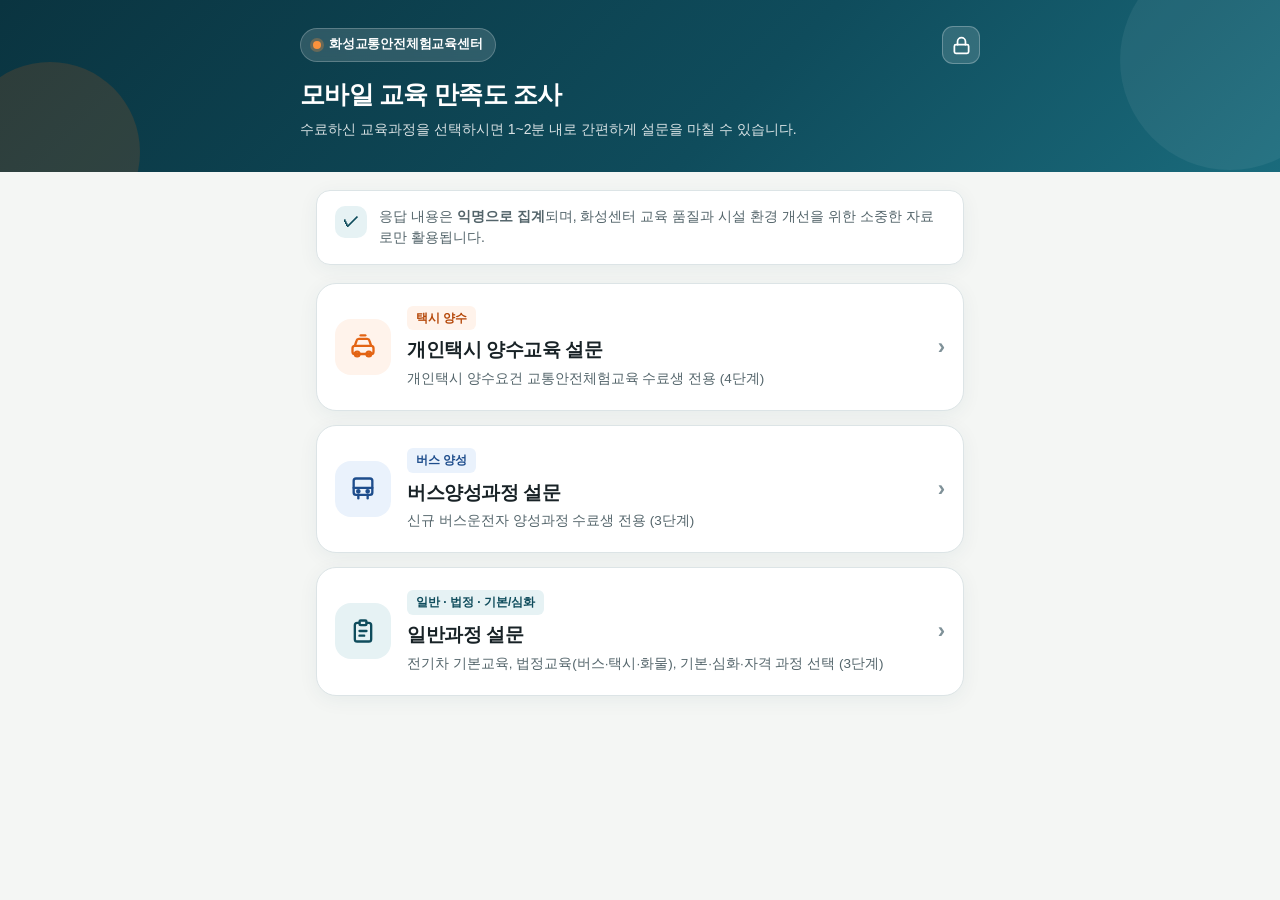
<file: index.html>
<!DOCTYPE html>
<html lang="ko">
<head>
<meta charset="UTF-8">
<meta name="viewport" content="width=device-width, initial-scale=1.0, maximum-scale=1.0, user-scalable=no">
<title>화성교통안전체험교육센터 고객만족도 조사</title>
<link rel="stylesheet" href="./assets/survey.css">
<style>
  .portal-notice {
    display: flex;
    align-items: flex-start;
    gap: 12px;
    background: #ffffff;
    border: 1px solid var(--border);
    border-radius: var(--radius-md);
    padding: 15px 18px;
    margin-bottom: 18px;
    font-size: 14px;
    color: var(--text-sub);
    box-shadow: var(--shadow-card);
  }
  .portal-notice-icon {
    width: 32px;
    height: 32px;
    border-radius: 10px;
    background: var(--brand-light);
    color: var(--brand);
    display: flex;
    align-items: center;
    justify-content: center;
    font-size: 16px;
    font-weight: 800;
    flex-shrink: 0;
  }
  .portal-grid {
    display: flex;
    flex-direction: column;
    gap: 14px;
  }
  .portal-card {
    display: flex;
    align-items: center;
    gap: 16px;
    text-decoration: none;
    background: #ffffff;
    border-radius: var(--radius-lg);
    padding: 21px 18px;
    border: 1.5px solid var(--border);
    box-shadow: var(--shadow-card);
    color: inherit;
    transition: transform 0.16s ease, border-color 0.16s ease, box-shadow 0.16s ease;
  }
  .portal-card:hover,
  .portal-card:active {
    border-color: var(--brand);
    transform: translateY(-2px);
    box-shadow: 0 10px 26px rgba(15, 76, 92, 0.12);
  }
  .portal-icon-box {
    width: 56px;
    height: 56px;
    border-radius: 16px;
    display: flex;
    align-items: center;
    justify-content: center;
    flex-shrink: 0;
  }
  .portal-icon-box.taxi {
    background: var(--accent-soft);
    color: var(--accent);
  }
  .portal-icon-box.bus {
    background: var(--bus-soft);
    color: var(--bus);
  }
  .portal-icon-box.general {
    background: var(--brand-light);
    color: var(--brand);
  }
  .portal-body {
    flex: 1;
    min-width: 0;
  }
  .portal-badge {
    display: inline-block;
    font-size: 12px;
    font-weight: 800;
    padding: 3px 9px;
    border-radius: 6px;
    margin-bottom: 6px;
  }
  .portal-badge.taxi {
    background: var(--accent-soft);
    color: #b54708;
  }
  .portal-badge.bus {
    background: var(--bus-soft);
    color: var(--bus);
  }
  .portal-badge.general {
    background: var(--brand-light);
    color: var(--brand);
  }
  .portal-title {
    font-size: 18.5px;
    font-weight: 800;
    color: var(--text);
    letter-spacing: -0.4px;
    margin-bottom: 4px;
  }
  .portal-desc {
    font-size: 13.5px;
    color: var(--text-sub);
    line-height: 1.48;
  }
  .portal-chevron {
    font-size: 22px;
    font-weight: 800;
    color: var(--text-muted);
    flex-shrink: 0;
  }
  .portal-card:hover .portal-chevron {
    color: var(--brand);
  }
</style>
</head>
<body>
<header class="hero-header">
  <div class="hero-inner">
    <div class="hero-top-row">
      <div class="brand-pill">
        <span class="brand-dot"></span>
        <span id="centerName">화성교통안전체험교육센터</span>
      </div>
      <button type="button" class="admin-lock-btn" id="openAdminModalBtn" title="담당자 도구" aria-label="담당자 도구 잠금 해제">
        <svg width="19" height="19" viewBox="0 0 24 24" fill="none" stroke="currentColor" stroke-width="2.2" stroke-linecap="round" stroke-linejoin="round" aria-hidden="true">
          <rect x="3" y="11" width="18" height="11" rx="2" ry="2"/>
          <path d="M7 11V7a5 5 0 0 1 10 0v4"/>
        </svg>
      </button>
    </div>
    <h1 class="hero-title">모바일 교육 만족도 조사</h1>
    <p class="hero-subtitle">수료하신 교육과정을 선택하시면 1~2분 내로 간편하게 설문을 마칠 수 있습니다.</p>
  </div>
</header>

<main class="container">
  <div class="portal-notice">
    <div class="portal-notice-icon">✓</div>
    <div>
      응답 내용은 <strong>익명으로 집계</strong>되며, 화성센터 교육 품질과 시설 환경 개선을 위한 소중한 자료로만 활용됩니다.
    </div>
  </div>

  <div class="portal-grid">
    <!-- 1. 개인택시 양수교육 설문 -->
    <a class="portal-card" href="./taxi/">
      <div class="portal-icon-box taxi" aria-hidden="true">
        <svg width="28" height="28" viewBox="0 0 24 24" fill="none" stroke="currentColor" stroke-width="2" stroke-linecap="round" stroke-linejoin="round">
          <path d="M10 2h4"/>
          <path d="M5 11l1.5-4.5A2 2 0 0 1 8.4 5h7.2a2 2 0 0 1 1.9 1.5L19 11"/>
          <rect x="3" y="11" width="18" height="7" rx="2"/>
          <circle cx="7" cy="18" r="2"/>
          <circle cx="17" cy="18" r="2"/>
        </svg>
      </div>
      <div class="portal-body">
        <span class="portal-badge taxi">택시 양수</span>
        <div class="portal-title">개인택시 양수교육 설문</div>
        <div class="portal-desc">개인택시 양수요건 교통안전체험교육 수료생 전용 (4단계)</div>
      </div>
      <span class="portal-chevron">›</span>
    </a>

    <!-- 2. 버스양성과정 설문 -->
    <a class="portal-card" href="./bus/">
      <div class="portal-icon-box bus" aria-hidden="true">
        <svg width="28" height="28" viewBox="0 0 24 24" fill="none" stroke="currentColor" stroke-width="2" stroke-linecap="round" stroke-linejoin="round">
          <rect x="4" y="3" width="16" height="14" rx="2"/>
          <path d="M4 11h16"/>
          <path d="M8 17v3"/>
          <path d="M16 17v3"/>
          <circle cx="8" cy="14" r="1"/>
          <circle cx="16" cy="14" r="1"/>
        </svg>
      </div>
      <div class="portal-body">
        <span class="portal-badge bus">버스 양성</span>
        <div class="portal-title">버스양성과정 설문</div>
        <div class="portal-desc">신규 버스운전자 양성과정 수료생 전용 (3단계)</div>
      </div>
      <span class="portal-chevron">›</span>
    </a>

    <!-- 3. 일반과정 설문 -->
    <a class="portal-card" href="./general/">
      <div class="portal-icon-box general" aria-hidden="true">
        <svg width="28" height="28" viewBox="0 0 24 24" fill="none" stroke="currentColor" stroke-width="2" stroke-linecap="round" stroke-linejoin="round">
          <path d="M9 5H7a2 2 0 0 0-2 2v12a2 2 0 0 0 2 2h10a2 2 0 0 0 2-2V7a2 2 0 0 0-2-2h-2"/>
          <rect x="9" y="3" width="6" height="4" rx="1"/>
          <path d="M9 12h6"/>
          <path d="M9 16h4"/>
        </svg>
      </div>
      <div class="portal-body">
        <span class="portal-badge general">일반 · 법정 · 기본/심화</span>
        <div class="portal-title">일반과정 설문</div>
        <div class="portal-desc">전기차 기본교육, 법정교육(버스·택시·화물), 기본·심화·자격 과정 선택 (3단계)</div>
      </div>
      <span class="portal-chevron">›</span>
    </a>
  </div>
</main>

<!-- 담당자 도구 비밀번호 입력 모달 -->
<div class="modal-backdrop" id="adminModal" role="dialog" aria-modal="true" aria-labelledby="adminModalTitle">
  <div class="modal-card">
    <div class="modal-icon" aria-hidden="true">
      <svg width="24" height="24" viewBox="0 0 24 24" fill="none" stroke="currentColor" stroke-width="2.2" stroke-linecap="round" stroke-linejoin="round">
        <rect x="3" y="11" width="18" height="11" rx="2" ry="2"/>
        <path d="M7 11V7a5 5 0 0 1 10 0v4"/>
      </svg>
    </div>
    <h2 class="modal-title" id="adminModalTitle">센터 담당자 인증</h2>
    <p class="modal-desc">관리자 도구(QR 생성 · 시트 연동 · 스프레드시트 바로가기)에 접속하려면 비밀번호를 입력하세요.</p>
    <input type="password" id="adminPwInput" placeholder="비밀번호 입력" autocomplete="off">
    <div class="error-msg" id="adminPwErr">비밀번호가 일치하지 않습니다.</div>
    <div class="modal-actions">
      <button type="button" class="modal-btn-cancel" id="cancelAdminBtn">취소</button>
      <button type="button" class="modal-btn-confirm" id="confirmAdminBtn">접속하기</button>
    </div>
  </div>
</div>

<script src="./config.js"></script>
<script>
(function () {
  var cfg = window.SURVEY_CONFIG || {};
  if (cfg.CENTER_NAME) {
    document.getElementById('centerName').textContent = cfg.CENTER_NAME;
  }

  var modal = document.getElementById('adminModal');
  var pwInput = document.getElementById('adminPwInput');
  var pwErr = document.getElementById('adminPwErr');

  function openModal() {
    if (sessionStorage.getItem('hs_admin_auth') === 'ok') {
      window.location.href = './qr.html';
      return;
    }
    pwInput.value = '';
    pwErr.classList.remove('show');
    modal.classList.add('show');
    setTimeout(function () { pwInput.focus(); }, 60);
  }

  function closeModal() {
    modal.classList.remove('show');
  }

  function verifyPassword() {
    var expected = String(cfg.ADMIN_PASSWORD || '1234');
    if (pwInput.value === expected) {
      sessionStorage.setItem('hs_admin_auth', 'ok');
      window.location.href = './qr.html';
    } else {
      pwErr.classList.add('show');
      pwInput.select();
    }
  }

  document.getElementById('openAdminModalBtn').addEventListener('click', openModal);
  document.getElementById('cancelAdminBtn').addEventListener('click', closeModal);
  document.getElementById('confirmAdminBtn').addEventListener('click', verifyPassword);
  modal.addEventListener('click', function (e) {
    if (e.target === modal) closeModal();
  });
  pwInput.addEventListener('keydown', function (e) {
    pwErr.classList.remove('show');
    if (e.key === 'Enter') verifyPassword();
    if (e.key === 'Escape') closeModal();
  });
})();
</script>
</body>
</html>
</file>
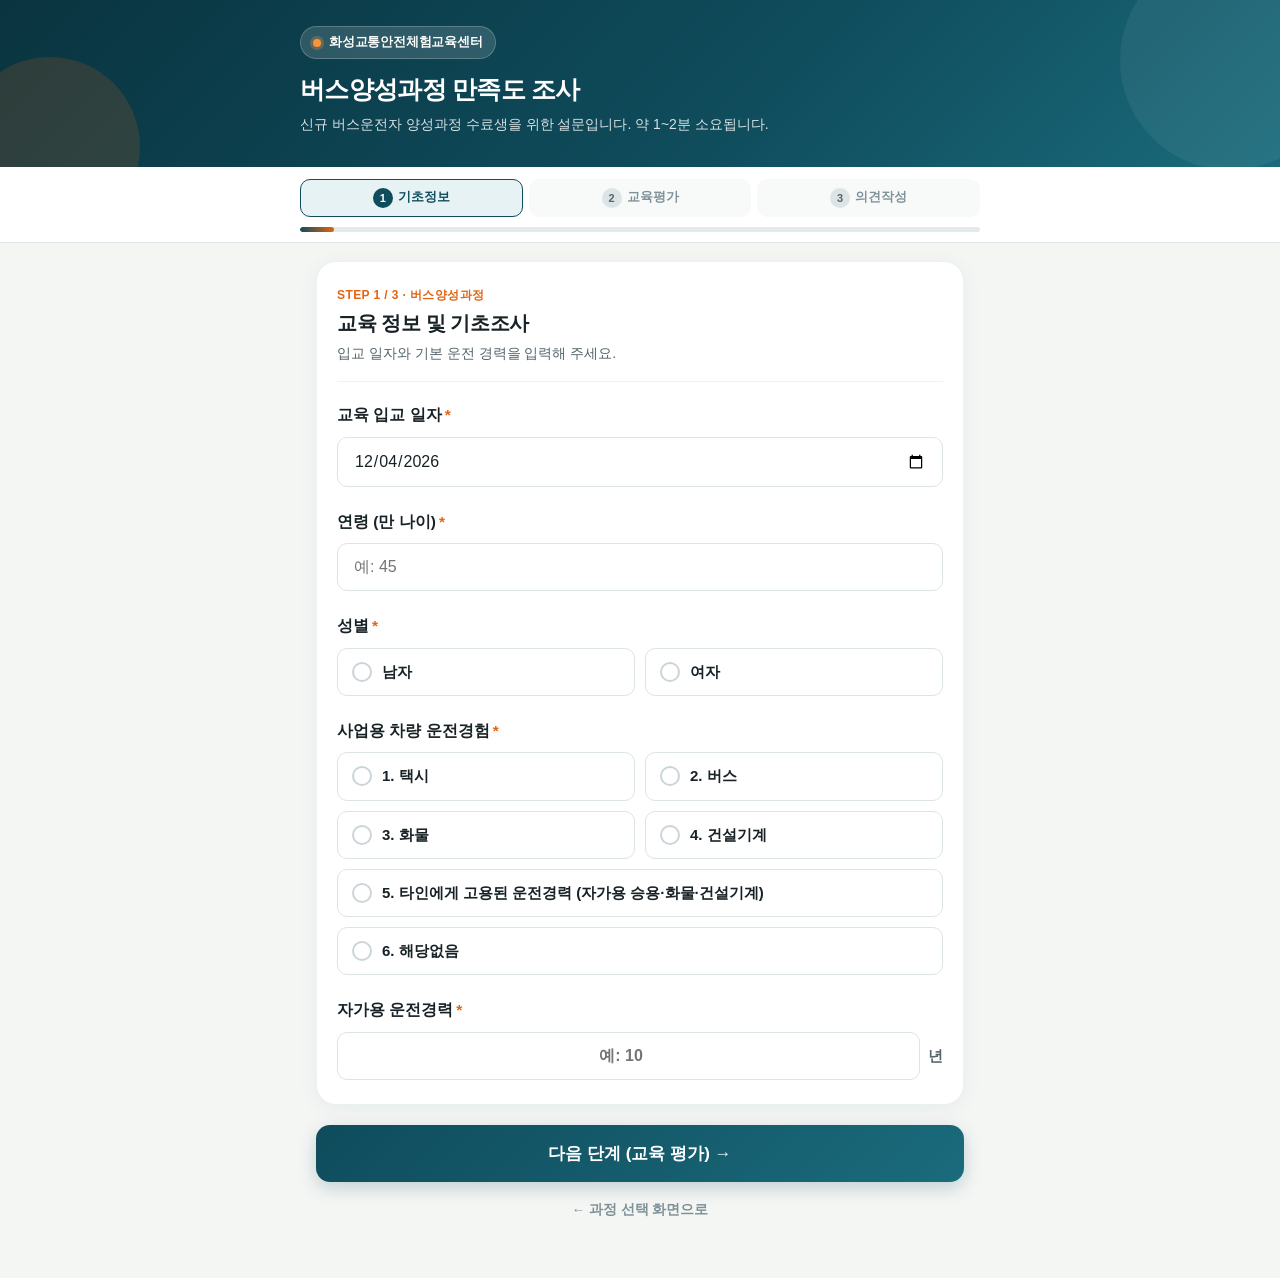
<file: bus/index.html>
<!DOCTYPE html>
<html lang="ko">
<head>
<meta charset="UTF-8">
<meta name="viewport" content="width=device-width, initial-scale=1.0, maximum-scale=1.0, user-scalable=no">
<title>화성센터 고객만족도 조사 - 버스양성과정</title>
<link rel="stylesheet" href="../assets/survey.css">
</head>
<body>
<header class="hero-header">
  <div class="hero-inner">
    <div class="hero-top-row">
      <div class="brand-pill">
        <span class="brand-dot"></span>
        <span id="centerName">화성교통안전체험교육센터</span>
      </div>
    </div>
    <h1 class="hero-title">버스양성과정 만족도 조사</h1>
    <p class="hero-subtitle">신규 버스운전자 양성과정 수료생을 위한 설문입니다. 약 1~2분 소요됩니다.</p>
  </div>
</header>

<nav class="stepper-bar" id="stepperBar" aria-label="설문 단계">
  <div class="stepper-inner">
    <div class="step-pills">
      <button type="button" class="step-pill active"><span class="step-idx">1</span>기초정보</button>
      <button type="button" class="step-pill"><span class="step-idx">2</span>교육평가</button>
      <button type="button" class="step-pill"><span class="step-idx">3</span>의견작성</button>
    </div>
    <div class="progress-track"><div class="progress-fill" id="progressFill"></div></div>
  </div>
</nav>

<main class="container">
  <div class="demo-banner" id="demoBanner">
    <strong>[담당자 안내]</strong> 아직 <code>config.js</code>에 구글 시트 웹 앱 URL이 연결되지 않아 <strong>테스트 모드</strong>로 열려 있습니다. 배포 전 <code>config.js</code>의 <code>SHEET_URL</code>을 입력해 주세요.
  </div>

  <div id="surveyForm">
    <!-- STEP 1: 교육 정보 & 기초조사 -->
    <section class="step-panel active" data-step-key="basic">
      <div class="card">
        <div class="card-head">
          <div class="card-eyebrow">STEP 1 / 3 · 버스양성과정</div>
          <h2 class="card-title">교육 정보 및 기초조사</h2>
          <p class="card-desc">입교 일자와 기본 운전 경력을 입력해 주세요.</p>
        </div>

        <div class="question">
          <label class="q-label" for="eduDate">교육 입교 일자<span class="required">*</span></label>
          <input type="date" id="eduDate">
          <div class="error-msg" id="err-eduDate">교육 입교 일자를 선택해 주세요</div>
        </div>

        <div class="question">
          <label class="q-label" for="age">연령 (만 나이)<span class="required">*</span></label>
          <input type="number" id="age" inputmode="numeric" min="18" max="100" placeholder="예: 45">
          <div class="error-msg" id="err-age">연령(만 나이)을 정확히 입력해 주세요</div>
        </div>

        <div class="question">
          <label class="q-label">성별<span class="required">*</span></label>
          <div class="choice-grid">
            <label class="choice-tile">
              <input type="radio" name="gender" value="1">
              <span class="choice-check">✓</span>
              <span class="choice-text">남자</span>
            </label>
            <label class="choice-tile">
              <input type="radio" name="gender" value="2">
              <span class="choice-check">✓</span>
              <span class="choice-text">여자</span>
            </label>
          </div>
          <div class="error-msg" id="err-gender">성별을 선택해 주세요</div>
        </div>

        <div class="question">
          <label class="q-label">사업용 차량 운전경험<span class="required">*</span></label>
          <div class="choice-grid">
            <label class="choice-tile">
              <input type="radio" name="bizExp" value="1">
              <span class="choice-check">✓</span>
              <span class="choice-text">1. 택시</span>
            </label>
            <label class="choice-tile">
              <input type="radio" name="bizExp" value="2">
              <span class="choice-check">✓</span>
              <span class="choice-text">2. 버스</span>
            </label>
            <label class="choice-tile">
              <input type="radio" name="bizExp" value="3">
              <span class="choice-check">✓</span>
              <span class="choice-text">3. 화물</span>
            </label>
            <label class="choice-tile">
              <input type="radio" name="bizExp" value="4">
              <span class="choice-check">✓</span>
              <span class="choice-text">4. 건설기계</span>
            </label>
            <label class="choice-tile full">
              <input type="radio" name="bizExp" value="5">
              <span class="choice-check">✓</span>
              <span class="choice-text">5. 타인에게 고용된 운전경력 (자가용 승용·화물·건설기계)</span>
            </label>
            <label class="choice-tile full">
              <input type="radio" name="bizExp" value="6">
              <span class="choice-check">✓</span>
              <span class="choice-text">6. 해당없음</span>
            </label>
          </div>
          <div class="error-msg" id="err-bizExp">항목을 선택하고 해당 시 경력 기간을 입력해 주세요</div>

          <div class="sub-box" id="bizCareerBox">
            <div class="sub-box-title">사업용 운전경력 기간 입력</div>
            <div class="exp-row">
              <input type="number" id="bizYear" inputmode="numeric" min="0" max="60" placeholder="0">
              <span class="exp-unit">년</span>
              <input type="number" id="bizMonth" inputmode="numeric" min="0" max="11" placeholder="0">
              <span class="exp-unit">개월</span>
            </div>
          </div>
        </div>

        <div class="question">
          <label class="q-label" for="privYear">자가용 운전경력<span class="required">*</span></label>
          <div class="exp-row">
            <input type="number" id="privYear" inputmode="numeric" min="0" max="80" placeholder="예: 10">
            <span class="exp-unit">년</span>
          </div>
          <div class="error-msg" id="err-privCareer">자가용 운전경력(년)을 입력해 주세요 (없으면 0 입력)</div>
        </div>
      </div>

      <div class="step-actions">
        <button type="button" class="btn-next" data-action="next">다음 단계 (교육 평가) →</button>
      </div>
      <div style="text-align:center;">
        <a class="back-link" href="../">← 과정 선택 화면으로</a>
      </div>
    </section>

    <!-- STEP 2: 교육 전반 평가 -->
    <section class="step-panel" data-step-key="rating">
      <div class="card">
        <div class="card-head">
          <div class="card-eyebrow">STEP 2 / 3</div>
          <h2 class="card-title">교육 전반 평가</h2>
          <p class="card-desc">각 문항의 슬라이더를 좌우로 밀거나 아래 숫자(0~10)를 눌러 선택해 주세요.</p>
        </div>

        <div class="rating-toolbar">
          <div class="rating-counter" id="ratingCounter">평가 완료 <strong>0</strong> / 10문항</div>
          <button type="button" id="allSatisfiedBtn" class="quick-max-btn">전체 10점(매우 만족) 선택</button>
        </div>

        <div id="ratingContainer"></div>
      </div>

      <div class="step-actions">
        <button type="button" class="btn-prev" data-action="prev">← 이전</button>
        <button type="button" class="btn-next" data-action="next">다음 단계 (의견 작성) →</button>
      </div>
    </section>

    <!-- STEP 3: 의견 및 개선사항 -->
    <section class="step-panel" data-step-key="feedback">
      <div class="card">
        <div class="card-head">
          <div class="card-eyebrow">STEP 3 / 3 · 마지막 단계</div>
          <h2 class="card-title">의견 및 개선사항</h2>
          <p class="card-desc">더 나은 화성센터 교육을 위해 소중한 의견을 들려주세요.</p>
        </div>

        <div class="question">
          <label class="q-label">교육과정 중 가장 만족스러운 내용은 무엇입니까?<span class="required">*</span></label>
          <div class="choice-grid">
            <label class="choice-tile">
              <input type="radio" name="satisfied" value="체험교육">
              <span class="choice-check">✓</span>
              <span class="choice-text">1. 체험교육</span>
            </label>
            <label class="choice-tile">
              <input type="radio" name="satisfied" value="교수진">
              <span class="choice-check">✓</span>
              <span class="choice-text">2. 교수진</span>
            </label>
            <label class="choice-tile">
              <input type="radio" name="satisfied" value="시설">
              <span class="choice-check">✓</span>
              <span class="choice-text">3. 시설</span>
            </label>
            <label class="choice-tile">
              <input type="radio" name="satisfied" value="기타">
              <span class="choice-check">✓</span>
              <span class="choice-text">4. 기타</span>
            </label>
          </div>
          <div class="error-msg" id="err-satisfied">항목을 선택해 주세요 (기타 선택 시 내용 입력)</div>
          <div class="etc-box" id="satisfiedEtcBox">
            <textarea id="satisfiedEtcText" placeholder="기타 만족스러운 내용을 작성해 주세요"></textarea>
          </div>
        </div>

        <div class="question">
          <label class="q-label">개선점 및 불편사항<span class="required">*</span></label>

          <div class="imp-card">
            <div class="imp-title">① 교육 관련</div>
            <div class="choice-grid">
              <label class="choice-tile">
                <input type="radio" name="imp_edu" value="1">
                <span class="choice-check">✓</span>
                <span class="choice-text">없음</span>
              </label>
              <label class="choice-tile">
                <input type="radio" name="imp_edu" value="2">
                <span class="choice-check">✓</span>
                <span class="choice-text">있음 (작성)</span>
              </label>
            </div>
            <div class="imp-textarea" id="imp_edu_box">
              <textarea id="imp_edu_text" placeholder="교육 관련 개선점을 작성해 주세요"></textarea>
            </div>
          </div>

          <div class="imp-card">
            <div class="imp-title">② 시설 관련</div>
            <div class="choice-grid">
              <label class="choice-tile">
                <input type="radio" name="imp_facility" value="1">
                <span class="choice-check">✓</span>
                <span class="choice-text">없음</span>
              </label>
              <label class="choice-tile">
                <input type="radio" name="imp_facility" value="2">
                <span class="choice-check">✓</span>
                <span class="choice-text">있음 (작성)</span>
              </label>
            </div>
            <div class="imp-textarea" id="imp_facility_box">
              <textarea id="imp_facility_text" placeholder="시설 관련 개선점을 작성해 주세요"></textarea>
            </div>
          </div>

          <div class="imp-card">
            <div class="imp-title">③ 기타 의견</div>
            <div class="choice-grid">
              <label class="choice-tile">
                <input type="radio" name="imp_etc" value="1">
                <span class="choice-check">✓</span>
                <span class="choice-text">없음</span>
              </label>
              <label class="choice-tile">
                <input type="radio" name="imp_etc" value="2">
                <span class="choice-check">✓</span>
                <span class="choice-text">있음 (작성)</span>
              </label>
            </div>
            <div class="imp-textarea" id="imp_etc_box">
              <textarea id="imp_etc_text" placeholder="기타 의견을 작성해 주세요"></textarea>
            </div>
          </div>

          <div class="error-msg" id="err-improvement">①~③ 모든 항목을 선택해 주세요 (있음 선택 시 내용 입력)</div>
        </div>
      </div>

      <div class="step-actions">
        <button type="button" class="btn-prev" data-action="prev">← 이전</button>
        <button type="button" class="submit-btn" id="submitBtn">설문 제출 완료</button>
      </div>
      <div class="status-box" id="statusBox"></div>
    </section>
  </div>

  <!-- 완료 화면 -->
  <div class="complete-screen" id="completeScreen">
    <div class="complete-icon">✓</div>
    <h2>설문이 정상 제출되었습니다</h2>
    <p>화성교통안전체험교육센터 버스양성과정에 참여해 주셔서 감사합니다.<br>보내주신 소중한 의견은 더 나은 교육 서비스 개선에 적극 반영하겠습니다.</p>
    <div class="complete-meta" id="completeMeta"></div>
    <button type="button" class="secondary-btn" onclick="window.location.reload()">새 설문 작성하기</button>
  </div>
</main>

<script src="../config.js"></script>
<script src="../assets/survey.js"></script>
<script>
  window.addEventListener('DOMContentLoaded', function () {
    window.initHwaseongSurvey({ surveyType: 'bus' });
  });
</script>
</body>
</html>
</file>
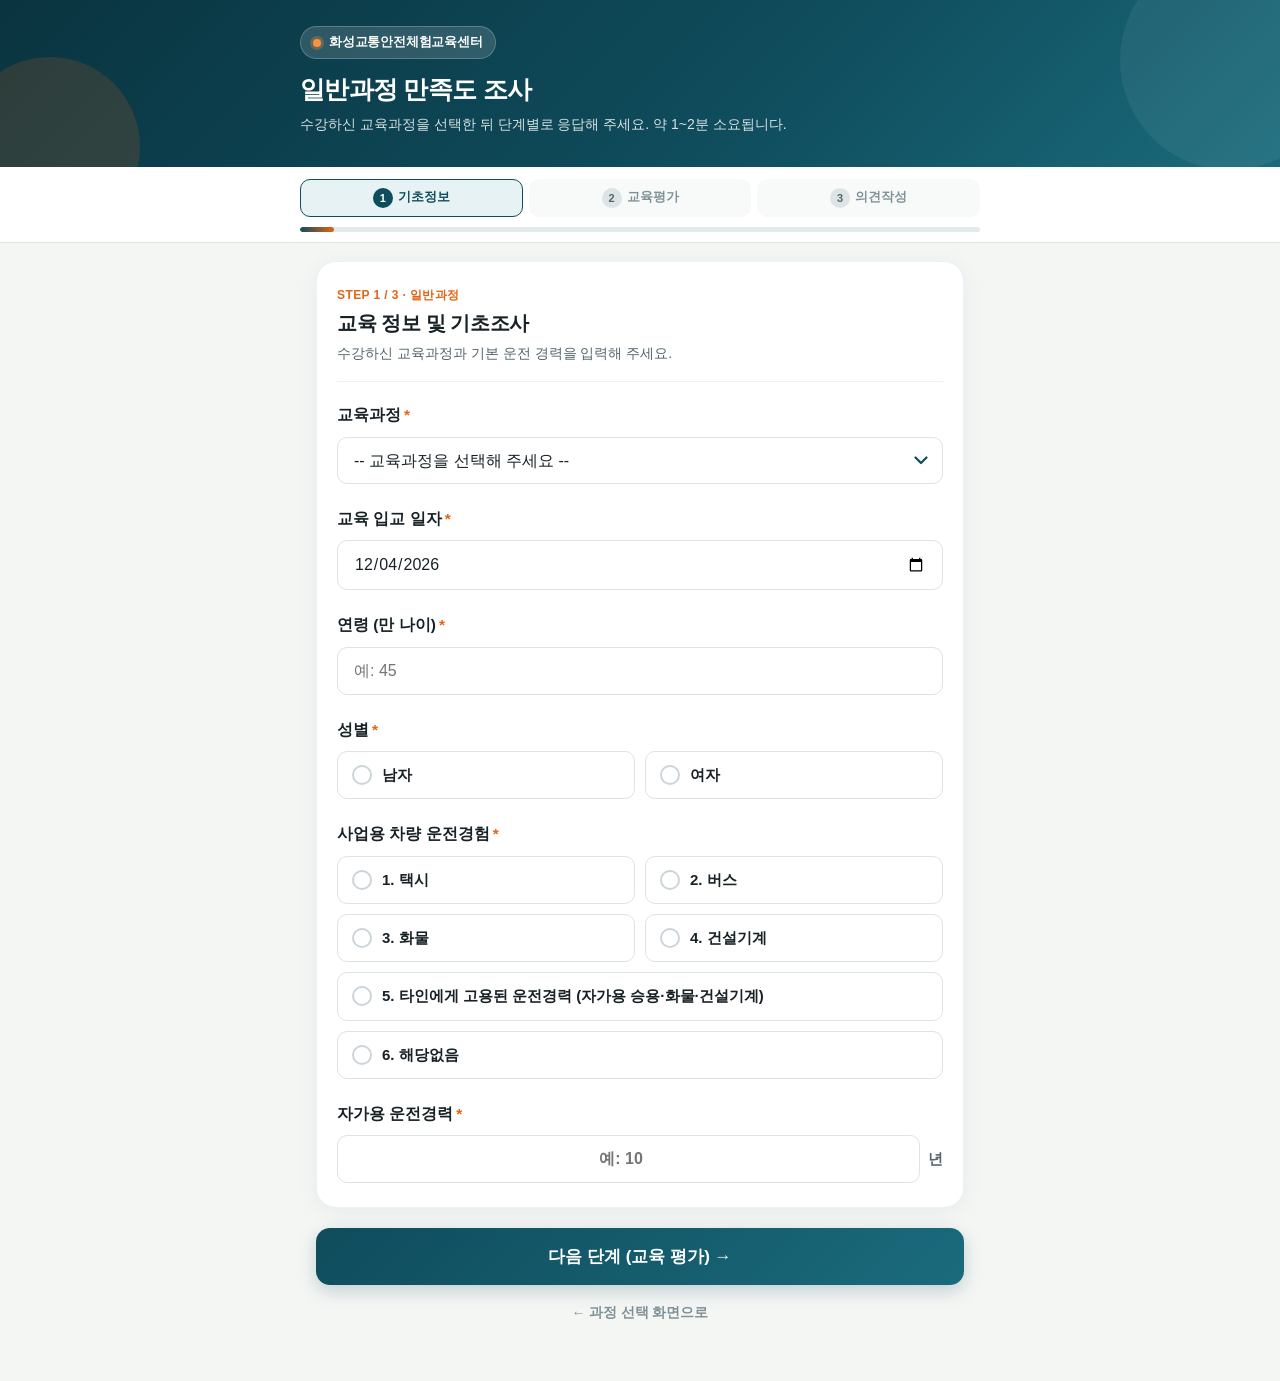
<file: general/index.html>
<!DOCTYPE html>
<html lang="ko">
<head>
<meta charset="UTF-8">
<meta name="viewport" content="width=device-width, initial-scale=1.0, maximum-scale=1.0, user-scalable=no">
<title>화성센터 고객만족도 조사 - 일반과정</title>
<link rel="stylesheet" href="../assets/survey.css">
</head>
<body>
<header class="hero-header">
  <div class="hero-inner">
    <div class="hero-top-row">
      <div class="brand-pill">
        <span class="brand-dot"></span>
        <span id="centerName">화성교통안전체험교육센터</span>
      </div>
    </div>
    <h1 class="hero-title">일반과정 만족도 조사</h1>
    <p class="hero-subtitle">수강하신 교육과정을 선택한 뒤 단계별로 응답해 주세요. 약 1~2분 소요됩니다.</p>
  </div>
</header>

<nav class="stepper-bar" id="stepperBar" aria-label="설문 단계">
  <div class="stepper-inner">
    <div class="step-pills">
      <button type="button" class="step-pill active"><span class="step-idx">1</span>기초정보</button>
      <button type="button" class="step-pill"><span class="step-idx">2</span>교육평가</button>
      <button type="button" class="step-pill"><span class="step-idx">3</span>의견작성</button>
    </div>
    <div class="progress-track"><div class="progress-fill" id="progressFill"></div></div>
  </div>
</nav>

<main class="container">
  <div class="demo-banner" id="demoBanner">
    <strong>[담당자 안내]</strong> 아직 <code>config.js</code>에 구글 시트 웹 앱 URL이 연결되지 않아 <strong>테스트 모드</strong>로 열려 있습니다. 배포 전 <code>config.js</code>의 <code>SHEET_URL</code>을 입력해 주세요.
  </div>

  <div id="surveyForm">
    <!-- STEP 1: 교육 정보 & 기초조사 -->
    <section class="step-panel active" data-step-key="basic">
      <div class="card">
        <div class="card-head">
          <div class="card-eyebrow">STEP 1 / 3 · 일반과정</div>
          <h2 class="card-title">교육 정보 및 기초조사</h2>
          <p class="card-desc">수강하신 교육과정과 기본 운전 경력을 입력해 주세요.</p>
        </div>

        <div class="question">
          <label class="q-label" for="courseName">교육과정<span class="required">*</span></label>
          <select id="courseName">
            <option value="">-- 교육과정을 선택해 주세요 --</option>
          </select>
          <div class="etc-box" id="courseEtcBox">
            <input type="text" id="courseEtcText" placeholder="수강하신 교육과정명을 직접 입력해 주세요">
          </div>
          <div class="error-msg" id="err-courseName">교육과정을 선택해 주세요</div>
        </div>

        <div class="question">
          <label class="q-label" for="eduDate">교육 입교 일자<span class="required">*</span></label>
          <input type="date" id="eduDate">
          <div class="error-msg" id="err-eduDate">교육 입교 일자를 선택해 주세요</div>
        </div>

        <div class="question">
          <label class="q-label" for="age">연령 (만 나이)<span class="required">*</span></label>
          <input type="number" id="age" inputmode="numeric" min="18" max="100" placeholder="예: 45">
          <div class="error-msg" id="err-age">연령(만 나이)을 정확히 입력해 주세요</div>
        </div>

        <div class="question">
          <label class="q-label">성별<span class="required">*</span></label>
          <div class="choice-grid">
            <label class="choice-tile">
              <input type="radio" name="gender" value="1">
              <span class="choice-check">✓</span>
              <span class="choice-text">남자</span>
            </label>
            <label class="choice-tile">
              <input type="radio" name="gender" value="2">
              <span class="choice-check">✓</span>
              <span class="choice-text">여자</span>
            </label>
          </div>
          <div class="error-msg" id="err-gender">성별을 선택해 주세요</div>
        </div>

        <div class="question">
          <label class="q-label">사업용 차량 운전경험<span class="required">*</span></label>
          <div class="choice-grid">
            <label class="choice-tile">
              <input type="radio" name="bizExp" value="1">
              <span class="choice-check">✓</span>
              <span class="choice-text">1. 택시</span>
            </label>
            <label class="choice-tile">
              <input type="radio" name="bizExp" value="2">
              <span class="choice-check">✓</span>
              <span class="choice-text">2. 버스</span>
            </label>
            <label class="choice-tile">
              <input type="radio" name="bizExp" value="3">
              <span class="choice-check">✓</span>
              <span class="choice-text">3. 화물</span>
            </label>
            <label class="choice-tile">
              <input type="radio" name="bizExp" value="4">
              <span class="choice-check">✓</span>
              <span class="choice-text">4. 건설기계</span>
            </label>
            <label class="choice-tile full">
              <input type="radio" name="bizExp" value="5">
              <span class="choice-check">✓</span>
              <span class="choice-text">5. 타인에게 고용된 운전경력 (자가용 승용·화물·건설기계)</span>
            </label>
            <label class="choice-tile full">
              <input type="radio" name="bizExp" value="6">
              <span class="choice-check">✓</span>
              <span class="choice-text">6. 해당없음</span>
            </label>
          </div>
          <div class="error-msg" id="err-bizExp">항목을 선택하고 해당 시 경력 기간을 입력해 주세요</div>

          <div class="sub-box" id="bizCareerBox">
            <div class="sub-box-title">사업용 운전경력 기간 입력</div>
            <div class="exp-row">
              <input type="number" id="bizYear" inputmode="numeric" min="0" max="60" placeholder="0">
              <span class="exp-unit">년</span>
              <input type="number" id="bizMonth" inputmode="numeric" min="0" max="11" placeholder="0">
              <span class="exp-unit">개월</span>
            </div>
          </div>
        </div>

        <div class="question">
          <label class="q-label" for="privYear">자가용 운전경력<span class="required">*</span></label>
          <div class="exp-row">
            <input type="number" id="privYear" inputmode="numeric" min="0" max="80" placeholder="예: 10">
            <span class="exp-unit">년</span>
          </div>
          <div class="error-msg" id="err-privCareer">자가용 운전경력(년)을 입력해 주세요 (없으면 0 입력)</div>
        </div>
      </div>

      <div class="step-actions">
        <button type="button" class="btn-next" data-action="next">다음 단계 (교육 평가) →</button>
      </div>
      <div style="text-align:center;">
        <a class="back-link" href="../">← 과정 선택 화면으로</a>
      </div>
    </section>

    <!-- STEP 2: 교육 전반 평가 -->
    <section class="step-panel" data-step-key="rating">
      <div class="card">
        <div class="card-head">
          <div class="card-eyebrow">STEP 2 / 3</div>
          <h2 class="card-title">교육 전반 평가</h2>
          <p class="card-desc">각 문항의 슬라이더를 좌우로 밀거나 아래 숫자(0~10)를 눌러 선택해 주세요.</p>
        </div>

        <div class="rating-toolbar">
          <div class="rating-counter" id="ratingCounter">평가 완료 <strong>0</strong> / 10문항</div>
          <button type="button" id="allSatisfiedBtn" class="quick-max-btn">전체 10점(매우 만족) 선택</button>
        </div>

        <div id="ratingContainer"></div>
      </div>

      <div class="step-actions">
        <button type="button" class="btn-prev" data-action="prev">← 이전</button>
        <button type="button" class="btn-next" data-action="next">다음 단계 (의견 작성) →</button>
      </div>
    </section>

    <!-- STEP 3: 의견 및 개선사항 -->
    <section class="step-panel" data-step-key="feedback">
      <div class="card">
        <div class="card-head">
          <div class="card-eyebrow">STEP 3 / 3 · 마지막 단계</div>
          <h2 class="card-title">의견 및 개선사항</h2>
          <p class="card-desc">더 나은 화성센터 교육을 위해 소중한 의견을 들려주세요.</p>
        </div>

        <div class="question">
          <label class="q-label">교육과정 중 가장 만족스러운 내용은 무엇입니까?<span class="required">*</span></label>
          <div class="choice-grid">
            <label class="choice-tile">
              <input type="radio" name="satisfied" value="체험교육">
              <span class="choice-check">✓</span>
              <span class="choice-text">1. 체험교육</span>
            </label>
            <label class="choice-tile">
              <input type="radio" name="satisfied" value="교수진">
              <span class="choice-check">✓</span>
              <span class="choice-text">2. 교수진</span>
            </label>
            <label class="choice-tile">
              <input type="radio" name="satisfied" value="시설">
              <span class="choice-check">✓</span>
              <span class="choice-text">3. 시설</span>
            </label>
            <label class="choice-tile">
              <input type="radio" name="satisfied" value="기타">
              <span class="choice-check">✓</span>
              <span class="choice-text">4. 기타</span>
            </label>
          </div>
          <div class="error-msg" id="err-satisfied">항목을 선택해 주세요 (기타 선택 시 내용 입력)</div>
          <div class="etc-box" id="satisfiedEtcBox">
            <textarea id="satisfiedEtcText" placeholder="기타 만족스러운 내용을 작성해 주세요"></textarea>
          </div>
        </div>

        <div class="question">
          <label class="q-label">개선점 및 불편사항<span class="required">*</span></label>

          <div class="imp-card">
            <div class="imp-title">① 교육 관련</div>
            <div class="choice-grid">
              <label class="choice-tile">
                <input type="radio" name="imp_edu" value="1">
                <span class="choice-check">✓</span>
                <span class="choice-text">없음</span>
              </label>
              <label class="choice-tile">
                <input type="radio" name="imp_edu" value="2">
                <span class="choice-check">✓</span>
                <span class="choice-text">있음 (작성)</span>
              </label>
            </div>
            <div class="imp-textarea" id="imp_edu_box">
              <textarea id="imp_edu_text" placeholder="교육 관련 개선점을 작성해 주세요"></textarea>
            </div>
          </div>

          <div class="imp-card">
            <div class="imp-title">② 시설 관련</div>
            <div class="choice-grid">
              <label class="choice-tile">
                <input type="radio" name="imp_facility" value="1">
                <span class="choice-check">✓</span>
                <span class="choice-text">없음</span>
              </label>
              <label class="choice-tile">
                <input type="radio" name="imp_facility" value="2">
                <span class="choice-check">✓</span>
                <span class="choice-text">있음 (작성)</span>
              </label>
            </div>
            <div class="imp-textarea" id="imp_facility_box">
              <textarea id="imp_facility_text" placeholder="시설 관련 개선점을 작성해 주세요"></textarea>
            </div>
          </div>

          <div class="imp-card">
            <div class="imp-title">③ 기타 의견</div>
            <div class="choice-grid">
              <label class="choice-tile">
                <input type="radio" name="imp_etc" value="1">
                <span class="choice-check">✓</span>
                <span class="choice-text">없음</span>
              </label>
              <label class="choice-tile">
                <input type="radio" name="imp_etc" value="2">
                <span class="choice-check">✓</span>
                <span class="choice-text">있음 (작성)</span>
              </label>
            </div>
            <div class="imp-textarea" id="imp_etc_box">
              <textarea id="imp_etc_text" placeholder="기타 의견을 작성해 주세요"></textarea>
            </div>
          </div>

          <div class="error-msg" id="err-improvement">①~③ 모든 항목을 선택해 주세요 (있음 선택 시 내용 입력)</div>
        </div>
      </div>

      <div class="step-actions">
        <button type="button" class="btn-prev" data-action="prev">← 이전</button>
        <button type="button" class="submit-btn" id="submitBtn">설문 제출 완료</button>
      </div>
      <div class="status-box" id="statusBox"></div>
    </section>
  </div>

  <!-- 완료 화면 -->
  <div class="complete-screen" id="completeScreen">
    <div class="complete-icon">✓</div>
    <h2>설문이 정상 제출되었습니다</h2>
    <p>화성교통안전체험교육센터 교육에 참여해 주셔서 감사합니다.<br>보내주신 소중한 의견은 더 나은 교육 서비스 개선에 적극 반영하겠습니다.</p>
    <div class="complete-meta" id="completeMeta"></div>
    <button type="button" class="secondary-btn" onclick="window.location.reload()">새 설문 작성하기</button>
  </div>
</main>

<script src="../config.js"></script>
<script src="../assets/survey.js"></script>
<script>
  window.addEventListener('DOMContentLoaded', function () {
    window.initHwaseongSurvey({ surveyType: 'general' });
  });
</script>
</body>
</html>
</file>
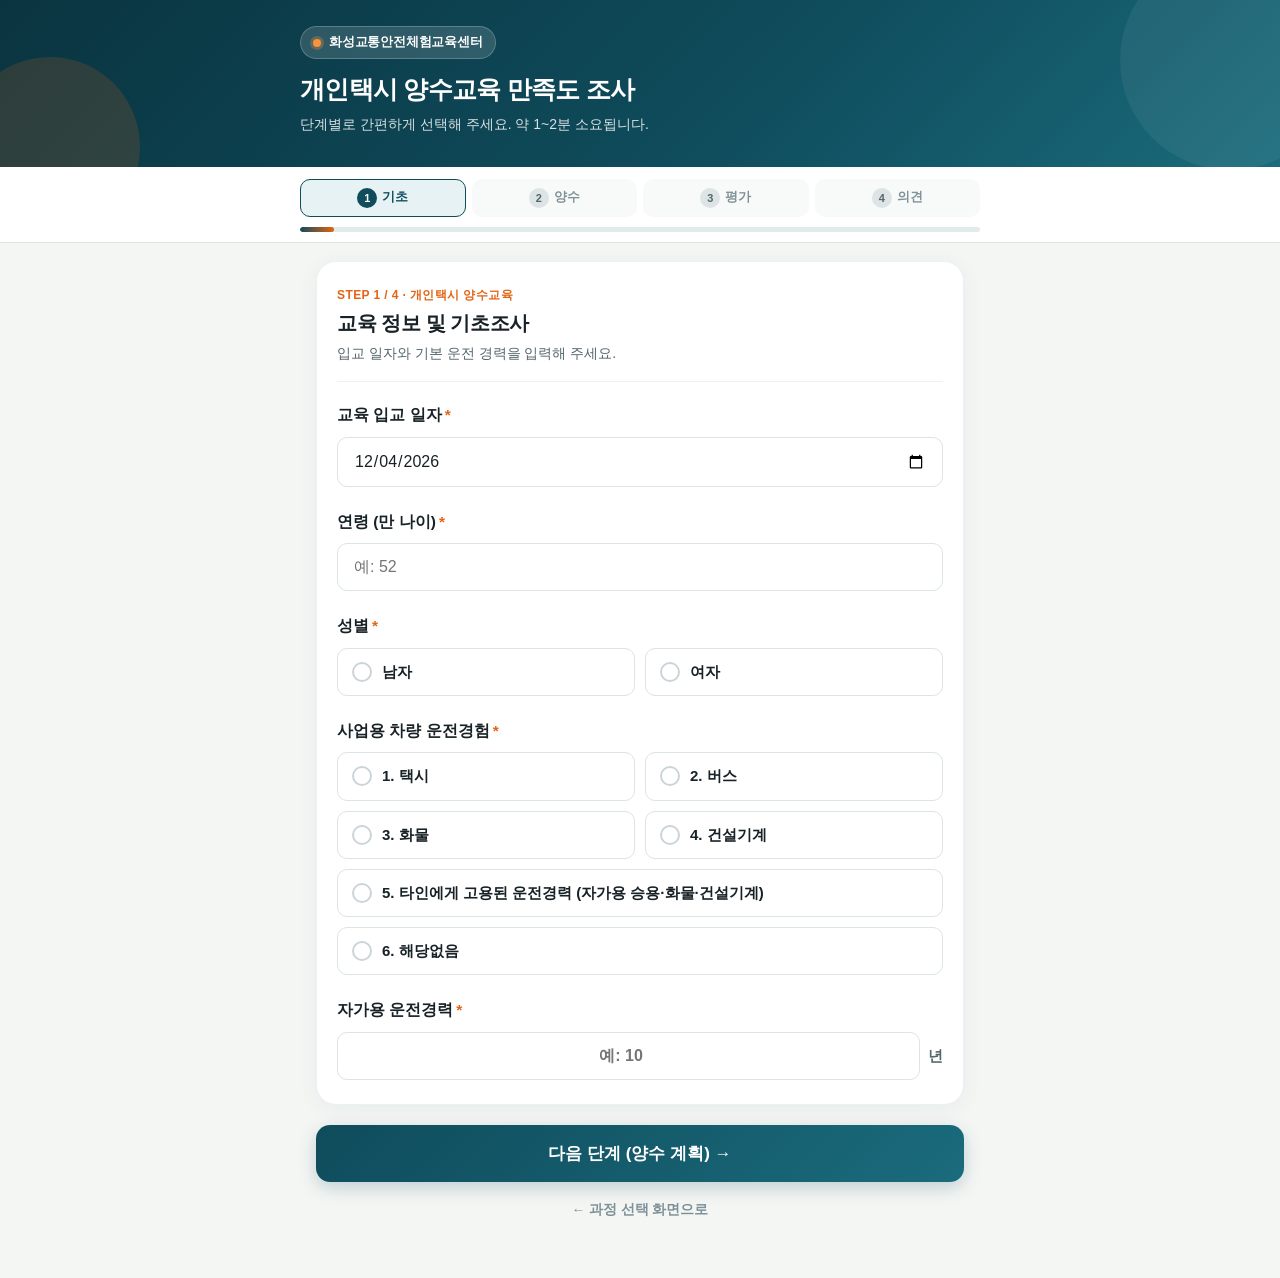
<file: taxi/index.html>
<!DOCTYPE html>
<html lang="ko">
<head>
<meta charset="UTF-8">
<meta name="viewport" content="width=device-width, initial-scale=1.0, maximum-scale=1.0, user-scalable=no">
<title>화성센터 고객만족도 조사 - 개인택시 양수교육</title>
<link rel="stylesheet" href="../assets/survey.css">
</head>
<body>
<header class="hero-header">
  <div class="hero-inner">
    <div class="hero-top-row">
      <div class="brand-pill">
        <span class="brand-dot"></span>
        <span id="centerName">화성교통안전체험교육센터</span>
      </div>
    </div>
    <h1 class="hero-title">개인택시 양수교육 만족도 조사</h1>
    <p class="hero-subtitle">단계별로 간편하게 선택해 주세요. 약 1~2분 소요됩니다.</p>
  </div>
</header>

<nav class="stepper-bar" id="stepperBar" aria-label="설문 단계">
  <div class="stepper-inner">
    <div class="step-pills">
      <button type="button" class="step-pill active"><span class="step-idx">1</span>기초</button>
      <button type="button" class="step-pill"><span class="step-idx">2</span>양수</button>
      <button type="button" class="step-pill"><span class="step-idx">3</span>평가</button>
      <button type="button" class="step-pill"><span class="step-idx">4</span>의견</button>
    </div>
    <div class="progress-track"><div class="progress-fill" id="progressFill"></div></div>
  </div>
</nav>

<main class="container">
  <div class="demo-banner" id="demoBanner">
    <strong>[담당자 안내]</strong> 아직 <code>config.js</code>에 구글 시트 웹 앱 URL이 연결되지 않아 <strong>테스트 모드</strong>로 열려 있습니다. 배포 전 <code>config.js</code>의 <code>SHEET_URL</code>을 입력해 주세요.
  </div>

  <div id="surveyForm">
    <!-- STEP 1: 교육 정보 & 기초조사 -->
    <section class="step-panel active" data-step-key="basic">
      <div class="card">
        <div class="card-head">
          <div class="card-eyebrow">STEP 1 / 4 · 개인택시 양수교육</div>
          <h2 class="card-title">교육 정보 및 기초조사</h2>
          <p class="card-desc">입교 일자와 기본 운전 경력을 입력해 주세요.</p>
        </div>

        <div class="question">
          <label class="q-label" for="eduDate">교육 입교 일자<span class="required">*</span></label>
          <input type="date" id="eduDate">
          <div class="error-msg" id="err-eduDate">교육 입교 일자를 선택해 주세요</div>
        </div>

        <div class="question">
          <label class="q-label" for="age">연령 (만 나이)<span class="required">*</span></label>
          <input type="number" id="age" inputmode="numeric" min="18" max="100" placeholder="예: 52">
          <div class="error-msg" id="err-age">연령(만 나이)을 정확히 입력해 주세요</div>
        </div>

        <div class="question">
          <label class="q-label">성별<span class="required">*</span></label>
          <div class="choice-grid">
            <label class="choice-tile">
              <input type="radio" name="gender" value="1">
              <span class="choice-check">✓</span>
              <span class="choice-text">남자</span>
            </label>
            <label class="choice-tile">
              <input type="radio" name="gender" value="2">
              <span class="choice-check">✓</span>
              <span class="choice-text">여자</span>
            </label>
          </div>
          <div class="error-msg" id="err-gender">성별을 선택해 주세요</div>
        </div>

        <div class="question">
          <label class="q-label">사업용 차량 운전경험<span class="required">*</span></label>
          <div class="choice-grid">
            <label class="choice-tile">
              <input type="radio" name="bizExp" value="1">
              <span class="choice-check">✓</span>
              <span class="choice-text">1. 택시</span>
            </label>
            <label class="choice-tile">
              <input type="radio" name="bizExp" value="2">
              <span class="choice-check">✓</span>
              <span class="choice-text">2. 버스</span>
            </label>
            <label class="choice-tile">
              <input type="radio" name="bizExp" value="3">
              <span class="choice-check">✓</span>
              <span class="choice-text">3. 화물</span>
            </label>
            <label class="choice-tile">
              <input type="radio" name="bizExp" value="4">
              <span class="choice-check">✓</span>
              <span class="choice-text">4. 건설기계</span>
            </label>
            <label class="choice-tile full">
              <input type="radio" name="bizExp" value="5">
              <span class="choice-check">✓</span>
              <span class="choice-text">5. 타인에게 고용된 운전경력 (자가용 승용·화물·건설기계)</span>
            </label>
            <label class="choice-tile full">
              <input type="radio" name="bizExp" value="6">
              <span class="choice-check">✓</span>
              <span class="choice-text">6. 해당없음</span>
            </label>
          </div>
          <div class="error-msg" id="err-bizExp">항목을 선택하고 해당 시 경력 기간을 입력해 주세요</div>

          <div class="sub-box" id="bizCareerBox">
            <div class="sub-box-title">사업용 운전경력 기간 입력</div>
            <div class="exp-row">
              <input type="number" id="bizYear" inputmode="numeric" min="0" max="60" placeholder="0">
              <span class="exp-unit">년</span>
              <input type="number" id="bizMonth" inputmode="numeric" min="0" max="11" placeholder="0">
              <span class="exp-unit">개월</span>
            </div>
          </div>
        </div>

        <div class="question">
          <label class="q-label" for="privYear">자가용 운전경력<span class="required">*</span></label>
          <div class="exp-row">
            <input type="number" id="privYear" inputmode="numeric" min="0" max="80" placeholder="예: 10">
            <span class="exp-unit">년</span>
          </div>
          <div class="error-msg" id="err-privCareer">자가용 운전경력(년)을 입력해 주세요 (없으면 0 입력)</div>
        </div>
      </div>

      <div class="step-actions">
        <button type="button" class="btn-next" data-action="next">다음 단계 (양수 계획) →</button>
      </div>
      <div style="text-align:center;">
        <a class="back-link" href="../">← 과정 선택 화면으로</a>
      </div>
    </section>

    <!-- STEP 2: 개인택시 양수 계획 -->
    <section class="step-panel" data-step-key="transfer">
      <div class="card">
        <div class="card-head">
          <div class="card-eyebrow">STEP 2 / 4</div>
          <h2 class="card-title">개인택시 양수 계획</h2>
          <p class="card-desc">택시교육 수료 후 개인택시 양수 예정 시기를 선택해 주세요.</p>
        </div>

        <div class="question">
          <label class="q-label">택시교육 수료 후 언제 양수할 계획이십니까?<span class="required">*</span></label>
          <div class="choice-list">
            <label class="choice-tile">
              <input type="radio" name="transfer" value="1">
              <span class="choice-check">✓</span>
              <span class="choice-text">1. 사전계약 체결</span>
            </label>
            <label class="choice-tile">
              <input type="radio" name="transfer" value="2">
              <span class="choice-check">✓</span>
              <span class="choice-text">2. 즉시 또는 1개월 이내</span>
            </label>
            <label class="choice-tile">
              <input type="radio" name="transfer" value="3">
              <span class="choice-check">✓</span>
              <span class="choice-text">3. 3개월 이내</span>
            </label>
            <label class="choice-tile">
              <input type="radio" name="transfer" value="4">
              <span class="choice-check">✓</span>
              <span class="choice-text">4. 6개월 이내</span>
            </label>
            <label class="choice-tile">
              <input type="radio" name="transfer" value="5">
              <span class="choice-check">✓</span>
              <span class="choice-text">5. 1년 이내</span>
            </label>
            <label class="choice-tile">
              <input type="radio" name="transfer" value="6">
              <span class="choice-check">✓</span>
              <span class="choice-text">6. 양수시점 미정</span>
            </label>
          </div>
          <div class="error-msg" id="err-transfer">양수 계획 항목을 선택해 주세요</div>
        </div>
      </div>

      <div class="step-actions">
        <button type="button" class="btn-prev" data-action="prev">← 이전</button>
        <button type="button" class="btn-next" data-action="next">다음 단계 (교육 평가) →</button>
      </div>
    </section>

    <!-- STEP 3: 교육 전반 평가 -->
    <section class="step-panel" data-step-key="rating">
      <div class="card">
        <div class="card-head">
          <div class="card-eyebrow">STEP 3 / 4</div>
          <h2 class="card-title">교육 전반 평가</h2>
          <p class="card-desc">각 문항의 슬라이더를 좌우로 밀거나 아래 숫자(0~10)를 눌러 선택해 주세요.</p>
        </div>

        <div class="rating-toolbar">
          <div class="rating-counter" id="ratingCounter">평가 완료 <strong>0</strong> / 10문항</div>
          <button type="button" id="allSatisfiedBtn" class="quick-max-btn">전체 10점(매우 만족) 선택</button>
        </div>

        <div id="ratingContainer"></div>
      </div>

      <div class="step-actions">
        <button type="button" class="btn-prev" data-action="prev">← 이전</button>
        <button type="button" class="btn-next" data-action="next">다음 단계 (의견 작성) →</button>
      </div>
    </section>

    <!-- STEP 4: 의견 및 개선사항 -->
    <section class="step-panel" data-step-key="feedback">
      <div class="card">
        <div class="card-head">
          <div class="card-eyebrow">STEP 4 / 4 · 마지막 단계</div>
          <h2 class="card-title">의견 및 개선사항</h2>
          <p class="card-desc">더 나은 화성센터 교육을 위해 소중한 의견을 들려주세요.</p>
        </div>

        <div class="question">
          <label class="q-label">교육과정 중 가장 만족스러운 내용은 무엇입니까?<span class="required">*</span></label>
          <div class="choice-grid">
            <label class="choice-tile">
              <input type="radio" name="satisfied" value="체험교육">
              <span class="choice-check">✓</span>
              <span class="choice-text">1. 체험교육</span>
            </label>
            <label class="choice-tile">
              <input type="radio" name="satisfied" value="교수진">
              <span class="choice-check">✓</span>
              <span class="choice-text">2. 교수진</span>
            </label>
            <label class="choice-tile">
              <input type="radio" name="satisfied" value="시설">
              <span class="choice-check">✓</span>
              <span class="choice-text">3. 시설</span>
            </label>
            <label class="choice-tile">
              <input type="radio" name="satisfied" value="기타">
              <span class="choice-check">✓</span>
              <span class="choice-text">4. 기타</span>
            </label>
          </div>
          <div class="error-msg" id="err-satisfied">항목을 선택해 주세요 (기타 선택 시 내용 입력)</div>
          <div class="etc-box" id="satisfiedEtcBox">
            <textarea id="satisfiedEtcText" placeholder="기타 만족스러운 내용을 작성해 주세요"></textarea>
          </div>
        </div>

        <div class="question">
          <label class="q-label">개선점 및 불편사항<span class="required">*</span></label>

          <div class="imp-card">
            <div class="imp-title">① 교육 관련</div>
            <div class="choice-grid">
              <label class="choice-tile">
                <input type="radio" name="imp_edu" value="1">
                <span class="choice-check">✓</span>
                <span class="choice-text">없음</span>
              </label>
              <label class="choice-tile">
                <input type="radio" name="imp_edu" value="2">
                <span class="choice-check">✓</span>
                <span class="choice-text">있음 (작성)</span>
              </label>
            </div>
            <div class="imp-textarea" id="imp_edu_box">
              <textarea id="imp_edu_text" placeholder="교육 관련 개선점을 작성해 주세요"></textarea>
            </div>
          </div>

          <div class="imp-card">
            <div class="imp-title">② 시설 관련</div>
            <div class="choice-grid">
              <label class="choice-tile">
                <input type="radio" name="imp_facility" value="1">
                <span class="choice-check">✓</span>
                <span class="choice-text">없음</span>
              </label>
              <label class="choice-tile">
                <input type="radio" name="imp_facility" value="2">
                <span class="choice-check">✓</span>
                <span class="choice-text">있음 (작성)</span>
              </label>
            </div>
            <div class="imp-textarea" id="imp_facility_box">
              <textarea id="imp_facility_text" placeholder="시설 관련 개선점을 작성해 주세요"></textarea>
            </div>
          </div>

          <div class="imp-card">
            <div class="imp-title">③ 기타 의견</div>
            <div class="choice-grid">
              <label class="choice-tile">
                <input type="radio" name="imp_etc" value="1">
                <span class="choice-check">✓</span>
                <span class="choice-text">없음</span>
              </label>
              <label class="choice-tile">
                <input type="radio" name="imp_etc" value="2">
                <span class="choice-check">✓</span>
                <span class="choice-text">있음 (작성)</span>
              </label>
            </div>
            <div class="imp-textarea" id="imp_etc_box">
              <textarea id="imp_etc_text" placeholder="기타 의견을 작성해 주세요"></textarea>
            </div>
          </div>

          <div class="error-msg" id="err-improvement">①~③ 모든 항목을 선택해 주세요 (있음 선택 시 내용 입력)</div>
        </div>
      </div>

      <div class="step-actions">
        <button type="button" class="btn-prev" data-action="prev">← 이전</button>
        <button type="button" class="submit-btn" id="submitBtn">설문 제출 완료</button>
      </div>
      <div class="status-box" id="statusBox"></div>
    </section>
  </div>

  <!-- 완료 화면 -->
  <div class="complete-screen" id="completeScreen">
    <div class="complete-icon">✓</div>
    <h2>설문이 정상 제출되었습니다</h2>
    <p>화성교통안전체험교육센터 교육에 참여해 주셔서 감사합니다.<br>보내주신 소중한 의견은 더 나은 교육 서비스 개선에 적극 반영하겠습니다.</p>
    <div class="complete-meta" id="completeMeta"></div>
    <button type="button" class="secondary-btn" onclick="window.location.reload()">새 설문 작성하기</button>
  </div>
</main>

<script src="../config.js"></script>
<script src="../assets/survey.js"></script>
<script>
  window.addEventListener('DOMContentLoaded', function () {
    window.initHwaseongSurvey({ surveyType: 'taxi' });
  });
</script>
</body>
</html>
</file>
<file: assets/survey.css>
:root {
  --brand: #0f4c5c;
  --brand-dark: #0a3440;
  --brand-light: #e6f2f4;
  --brand-mid: #1a6b7c;
  --accent: #e36414;
  --accent-soft: #fff3eb;
  --bus: #1e4d8c;
  --bus-soft: #eaf2fc;
  --bg: #f4f6f4;
  --surface: #ffffff;
  --surface-muted: #f8faf9;
  --text: #182226;
  --text-sub: #54656b;
  --text-muted: #7f9198;
  --border: #dce4e6;
  --danger: #d64545;
  --danger-bg: #fff5f5;
  --success: #16794c;
  --success-bg: #ecfdf3;
  --radius-lg: 20px;
  --radius-md: 14px;
  --radius-sm: 10px;
  --shadow-card: 0 4px 20px rgba(15, 76, 92, 0.06);
  --shadow-btn: 0 6px 18px rgba(15, 76, 92, 0.22);
}

html {
  overflow-x: hidden;
  scroll-behavior: smooth;
}

* {
  box-sizing: border-box;
  margin: 0;
  padding: 0;
  -webkit-tap-highlight-color: transparent;
}

body {
  font-family: -apple-system, BlinkMacSystemFont, 'Pretendard', 'Malgun Gothic', 'Apple SD Gothic Neo', sans-serif;
  background: var(--bg);
  color: var(--text);
  min-height: 100vh;
  overflow-x: hidden;
  line-height: 1.55;
}

/* 상단 히어로 배너 (화성센터 전용 딥 틸 테마) */
.hero-header {
  background: linear-gradient(135deg, var(--brand-dark) 0%, var(--brand) 58%, var(--brand-mid) 100%);
  color: #ffffff;
  padding: 26px 20px 32px;
  position: relative;
  overflow: hidden;
}

.hero-header::before {
  content: '';
  position: absolute;
  right: -60px;
  top: -50px;
  width: 220px;
  height: 220px;
  border-radius: 50%;
  background: rgba(255, 255, 255, 0.06);
  pointer-events: none;
}

.hero-header::after {
  content: '';
  position: absolute;
  left: -40px;
  bottom: -70px;
  width: 180px;
  height: 180px;
  border-radius: 50%;
  background: rgba(227, 100, 20, 0.16);
  pointer-events: none;
}

.hero-inner {
  max-width: 680px;
  margin: 0 auto;
  position: relative;
  z-index: 1;
}

.hero-top-row {
  display: flex;
  align-items: center;
  justify-content: space-between;
  gap: 12px;
  margin-bottom: 14px;
}

.brand-pill {
  display: inline-flex;
  align-items: center;
  gap: 8px;
  background: rgba(255, 255, 255, 0.14);
  border: 1px solid rgba(255, 255, 255, 0.22);
  backdrop-filter: blur(6px);
  padding: 6px 12px;
  border-radius: 999px;
  font-size: 12.5px;
  font-weight: 700;
  letter-spacing: -0.2px;
}

.brand-dot {
  width: 8px;
  height: 8px;
  border-radius: 50%;
  background: #fb923c;
  box-shadow: 0 0 0 3px rgba(251, 146, 60, 0.28);
}

/* 상단 우측 관리자 자물쇠 버튼 */
.admin-lock-btn {
  width: 38px;
  height: 38px;
  border-radius: 11px;
  background: rgba(255, 255, 255, 0.14);
  border: 1px solid rgba(255, 255, 255, 0.26);
  color: #ffffff;
  display: inline-flex;
  align-items: center;
  justify-content: center;
  cursor: pointer;
  transition: background 0.15s ease, transform 0.15s ease;
  flex-shrink: 0;
}

.admin-lock-btn:hover {
  background: rgba(255, 255, 255, 0.24);
  transform: translateY(-1px);
}

.admin-lock-btn:active {
  transform: scale(0.95);
}

.hero-title {
  font-size: 25px;
  font-weight: 800;
  letter-spacing: -0.7px;
  line-height: 1.3;
  margin-bottom: 8px;
}

.hero-subtitle {
  font-size: 14px;
  color: rgba(255, 255, 255, 0.84);
  line-height: 1.5;
}

/* 비밀번호 입력 모달 */
.modal-backdrop {
  position: fixed;
  inset: 0;
  background: rgba(10, 30, 38, 0.58);
  backdrop-filter: blur(4px);
  display: none;
  align-items: center;
  justify-content: center;
  padding: 20px;
  z-index: 999;
}

.modal-backdrop.show {
  display: flex;
}

.modal-card {
  width: 100%;
  max-width: 380px;
  background: #ffffff;
  border-radius: 20px;
  padding: 26px 22px 22px;
  box-shadow: 0 20px 50px rgba(0, 0, 0, 0.28);
  animation: fadeSlide 0.18s ease;
}

.modal-icon {
  width: 48px;
  height: 48px;
  border-radius: 14px;
  background: var(--brand-light);
  color: var(--brand);
  display: flex;
  align-items: center;
  justify-content: center;
  margin-bottom: 14px;
}

.modal-title {
  font-size: 19px;
  font-weight: 800;
  color: var(--text);
  margin-bottom: 6px;
}

.modal-desc {
  font-size: 13.5px;
  color: var(--text-sub);
  margin-bottom: 16px;
  line-height: 1.5;
}

.modal-actions {
  display: flex;
  gap: 8px;
  margin-top: 16px;
}

.modal-btn-cancel {
  flex: 1;
  padding: 13px;
  border-radius: 10px;
  border: 1.5px solid var(--border);
  background: #ffffff;
  color: var(--text-sub);
  font-size: 14.5px;
  font-weight: 700;
  cursor: pointer;
  font-family: inherit;
}

.modal-btn-confirm {
  flex: 1.4;
  padding: 13px;
  border-radius: 10px;
  border: none;
  background: var(--brand);
  color: #ffffff;
  font-size: 14.5px;
  font-weight: 800;
  cursor: pointer;
  font-family: inherit;
}

/* 고정 단계 내비게이션 바 */
.stepper-bar {
  position: sticky;
  top: 0;
  z-index: 90;
  background: rgba(255, 255, 255, 0.96);
  backdrop-filter: blur(10px);
  border-bottom: 1px solid var(--border);
  padding: 12px 16px 10px;
}

.stepper-inner {
  max-width: 680px;
  margin: 0 auto;
}

.step-pills {
  display: flex;
  gap: 6px;
  margin-bottom: 10px;
}

.step-pill {
  flex: 1;
  display: flex;
  align-items: center;
  justify-content: center;
  gap: 5px;
  padding: 8px 6px;
  border-radius: 10px;
  background: var(--surface-muted);
  border: 1.5px solid transparent;
  color: var(--text-muted);
  font-size: 12.5px;
  font-weight: 700;
  cursor: pointer;
  transition: all 0.18s ease;
  font-family: inherit;
}

.step-pill .step-idx {
  width: 20px;
  height: 20px;
  border-radius: 50%;
  background: #dce4e6;
  color: #54656b;
  display: inline-flex;
  align-items: center;
  justify-content: center;
  font-size: 11px;
  font-weight: 800;
  flex-shrink: 0;
}

.step-pill.active {
  background: var(--brand-light);
  border-color: var(--brand);
  color: var(--brand);
}

.step-pill.active .step-idx {
  background: var(--brand);
  color: #ffffff;
}

.step-pill.done {
  background: var(--success-bg);
  color: var(--success);
  border-color: #bbf7d0;
}

.step-pill.done .step-idx {
  background: var(--success);
  color: #ffffff;
}

.progress-track {
  height: 5px;
  background: #e2eaec;
  border-radius: 999px;
  overflow: hidden;
}

.progress-fill {
  height: 100%;
  width: 0%;
  background: linear-gradient(90deg, var(--brand), var(--accent));
  border-radius: 999px;
  transition: width 0.25s ease;
}

/* 메인 컨테이너 */
.container {
  max-width: 680px;
  margin: 0 auto;
  padding: 18px 16px 56px;
}

.demo-banner {
  display: none;
  background: #fffbeb;
  border: 1.5px solid #f59e0b;
  color: #92400e;
  padding: 13px 16px;
  border-radius: var(--radius-md);
  margin-bottom: 16px;
  font-size: 13.5px;
  line-height: 1.6;
}

.demo-banner.show {
  display: block;
}

/* 단계별 카드 */
.step-panel {
  display: none;
  animation: fadeSlide 0.22s ease;
}

.step-panel.active {
  display: block;
}

@keyframes fadeSlide {
  from {
    opacity: 0;
    transform: translateY(8px);
  }
  to {
    opacity: 1;
    transform: translateY(0);
  }
}

.card {
  background: var(--surface);
  border-radius: var(--radius-lg);
  padding: 24px 20px;
  margin-bottom: 16px;
  box-shadow: var(--shadow-card);
  border: 1px solid rgba(15, 76, 92, 0.08);
}

.card-head {
  margin-bottom: 22px;
  padding-bottom: 16px;
  border-bottom: 1px solid #edf2f3;
}

.card-eyebrow {
  font-size: 12px;
  font-weight: 800;
  color: var(--accent);
  text-transform: uppercase;
  letter-spacing: 0.4px;
  margin-bottom: 4px;
}

.card-title {
  font-size: 20px;
  font-weight: 800;
  color: var(--text);
  letter-spacing: -0.4px;
}

.card-desc {
  font-size: 14px;
  color: var(--text-sub);
  margin-top: 4px;
}

/* 질문 블록 */
.question {
  margin-bottom: 24px;
}

.question:last-child {
  margin-bottom: 0;
}

.q-label {
  display: block;
  font-size: 15.5px;
  font-weight: 700;
  color: var(--text);
  margin-bottom: 10px;
  line-height: 1.45;
  word-break: keep-all;
}

.required {
  color: var(--accent);
  margin-left: 3px;
}

input[type='number'],
input[type='date'],
input[type='text'],
input[type='password'],
select,
textarea {
  width: 100%;
  padding: 14px 16px;
  border: 1.5px solid var(--border);
  border-radius: var(--radius-sm);
  font-size: 16px;
  font-family: inherit;
  background: var(--surface);
  color: var(--text);
  transition: border-color 0.15s, box-shadow 0.15s;
  -webkit-appearance: none;
  appearance: none;
}

select {
  background-image: url("data:image/svg+xml,%3Csvg xmlns='http://www.w3.org/2000/svg' width='14' height='9' viewBox='0 0 14 9'%3E%3Cpath d='M1.5 1.5L7 7L12.5 1.5' stroke='%230f4c5c' stroke-width='2.2' fill='none' stroke-linecap='round' stroke-linejoin='round'/%3E%3C/svg%3E");
  background-repeat: no-repeat;
  background-position: right 14px center;
  padding-right: 40px;
}

input:focus,
select:focus,
textarea:focus {
  outline: none;
  border-color: var(--brand);
  box-shadow: 0 0 0 3px rgba(15, 76, 92, 0.12);
}

textarea {
  resize: vertical;
  min-height: 96px;
}

/* 세그먼트 / 타일형 선택 버튼 */
.choice-grid {
  display: grid;
  grid-template-columns: repeat(2, 1fr);
  gap: 10px;
}

.choice-list {
  display: flex;
  flex-direction: column;
  gap: 9px;
}

.choice-tile {
  position: relative;
  display: flex;
  align-items: center;
  gap: 10px;
  padding: 13px 14px;
  border: 1.5px solid var(--border);
  border-radius: var(--radius-sm);
  background: var(--surface);
  cursor: pointer;
  transition: all 0.15s ease;
  user-select: none;
}

.choice-tile.full {
  grid-column: 1 / -1;
}

.choice-tile input[type='radio'] {
  position: absolute;
  opacity: 0;
  pointer-events: none;
}

.choice-check {
  width: 20px;
  height: 20px;
  border-radius: 50%;
  border: 2px solid #cbd5d9;
  display: inline-flex;
  align-items: center;
  justify-content: center;
  flex-shrink: 0;
  transition: all 0.15s ease;
  font-size: 12px;
  color: transparent;
}

.choice-text {
  font-size: 15px;
  font-weight: 600;
  color: var(--text);
  line-height: 1.35;
}

.choice-tile.checked {
  border-color: var(--brand);
  background: var(--brand-light);
  box-shadow: 0 2px 8px rgba(15, 76, 92, 0.08);
}

.choice-tile.checked .choice-check {
  border-color: var(--brand);
  background: var(--brand);
  color: #ffffff;
}

.choice-tile.checked .choice-text {
  color: var(--brand-dark);
}

/* 경력 입력 박스 */
.sub-box {
  display: none;
  margin-top: 12px;
  padding: 16px;
  background: var(--accent-soft);
  border: 1.5px solid #fdcfb2;
  border-radius: var(--radius-sm);
}

.sub-box.show {
  display: block;
}

.sub-box-title {
  font-size: 13.5px;
  font-weight: 700;
  color: #9a3412;
  margin-bottom: 10px;
}

.exp-row {
  display: flex;
  align-items: center;
  gap: 8px;
}

.exp-row input {
  flex: 1;
  min-width: 0;
  text-align: center;
  font-weight: 700;
}

.exp-unit {
  font-size: 14.5px;
  font-weight: 700;
  color: var(--text-sub);
  white-space: nowrap;
}

/* 0~10점 터치 패드 평가 UI */
.rating-toolbar {
  display: flex;
  align-items: center;
  justify-content: space-between;
  gap: 10px;
  flex-wrap: wrap;
  padding: 12px 14px;
  background: var(--surface-muted);
  border: 1px solid var(--border);
  border-radius: var(--radius-md);
  margin-bottom: 18px;
}

.rating-counter {
  font-size: 13.5px;
  font-weight: 700;
  color: var(--text-sub);
}

.rating-counter strong {
  color: var(--brand);
  font-size: 15px;
}

.quick-max-btn {
  padding: 9px 14px;
  background: var(--brand);
  color: #ffffff;
  border: none;
  border-radius: 9px;
  font-size: 13.5px;
  font-weight: 700;
  cursor: pointer;
  font-family: inherit;
}

.quick-max-btn:active {
  transform: scale(0.98);
}

.rating-card {
  padding: 18px 16px;
  background: var(--surface-muted);
  border: 1.5px solid #e6eded;
  border-radius: var(--radius-md);
  margin-bottom: 14px;
  transition: border-color 0.15s ease, background 0.15s ease;
}

.rating-card:last-child {
  margin-bottom: 0;
}

.rating-card.answered {
  background: #ffffff;
  border-color: #b7d6dc;
}

.rating-card.has-error {
  border-color: var(--danger);
  background: var(--danger-bg);
}

.rating-top {
  margin-bottom: 12px;
}

.rating-q {
  font-size: 15.5px;
  font-weight: 700;
  color: var(--text);
  line-height: 1.5;
  word-break: keep-all;
  margin-bottom: 10px;
}

.rating-q-num {
  display: inline-block;
  color: var(--brand);
  margin-right: 4px;
}

.rating-status-row {
  display: flex;
  align-items: center;
  justify-content: space-between;
  gap: 8px;
}

.rating-hint {
  font-size: 12.5px;
  font-weight: 600;
  color: var(--text-muted);
}

.score-pill {
  flex-shrink: 0;
  padding: 5px 12px;
  border-radius: 999px;
  font-size: 13px;
  font-weight: 800;
  background: #e6eded;
  color: var(--text-muted);
  white-space: nowrap;
  font-variant-numeric: tabular-nums;
}

.score-pill.low {
  background: #fee2e2;
  color: #b91c1c;
}

.score-pill.mid {
  background: #fef3c7;
  color: #b45309;
}

.score-pill.high {
  background: var(--brand-light);
  color: var(--brand);
}

/* 모든 스마트폰에서 항상 한 줄로 동작하는 0~10점 슬라이더 */
.slider-wrap {
  padding: 12px 2px 6px;
}

.score-slider {
  -webkit-appearance: none;
  appearance: none;
  width: 100%;
  height: 12px;
  border-radius: 999px;
  background: #dce4e6;
  outline: none;
  cursor: pointer;
  display: block;
  margin: 8px 0;
  touch-action: pan-y;
  --thumb-color: #94a3b8;
}

.score-slider::-webkit-slider-thumb {
  -webkit-appearance: none;
  appearance: none;
  width: 32px;
  height: 32px;
  border-radius: 50%;
  background: #ffffff;
  border: 4px solid var(--thumb-color);
  box-shadow: 0 2px 8px rgba(15, 76, 92, 0.28);
  cursor: pointer;
  transition: transform 0.12s ease, border-color 0.15s ease;
}

.score-slider:active::-webkit-slider-thumb {
  transform: scale(1.12);
}

.score-slider::-moz-range-thumb {
  width: 32px;
  height: 32px;
  border-radius: 50%;
  background: #ffffff;
  border: 4px solid var(--thumb-color);
  box-shadow: 0 2px 8px rgba(15, 76, 92, 0.28);
  cursor: pointer;
  box-sizing: border-box;
}

/* 한 줄 고정 0~10 클릭 가능 눈금 (320px 초소형 화면에서도 절대 2줄 안 됨) */
.slider-ticks {
  display: grid;
  grid-template-columns: repeat(11, minmax(0, 1fr));
  align-items: center;
  margin-top: 2px;
}

.tick-btn {
  appearance: none;
  -webkit-appearance: none;
  border: none;
  background: transparent;
  color: var(--text-muted);
  font-size: 12px;
  font-weight: 700;
  font-family: inherit;
  font-variant-numeric: tabular-nums;
  padding: 6px 0;
  border-radius: 7px;
  cursor: pointer;
  text-align: center;
  line-height: 1;
  white-space: nowrap;
}

.tick-btn.active {
  background: var(--brand);
  color: #ffffff;
  font-weight: 800;
}

.tick-btn.active.low {
  background: #d64545;
}

.tick-btn.active.mid {
  background: #d97706;
}

.score-scale-labels {
  display: flex;
  justify-content: space-between;
  font-size: 12px;
  font-weight: 700;
  margin-top: 6px;
  color: var(--text-muted);
  white-space: nowrap;
}

.score-scale-labels .low {
  color: #c53030;
}

.score-scale-labels .high {
  color: var(--brand);
}

/* 개선사항 카드 */
.imp-card {
  padding: 16px;
  background: var(--surface-muted);
  border: 1px solid var(--border);
  border-radius: var(--radius-md);
  margin-bottom: 12px;
}

.imp-card:last-child {
  margin-bottom: 0;
}

.imp-title {
  font-size: 15px;
  font-weight: 800;
  color: var(--brand-dark);
  margin-bottom: 10px;
}

.etc-box,
.imp-textarea {
  display: none;
  margin-top: 10px;
}

.etc-box.show,
.imp-textarea.show {
  display: block;
}

/* 에러 및 상태 메시지 */
.error-msg {
  color: var(--danger);
  font-size: 13.5px;
  font-weight: 700;
  margin-top: 8px;
  display: none;
}

.error-msg.show {
  display: block;
}

.status-box {
  display: none;
  margin-top: 14px;
  padding: 14px 16px;
  border-radius: var(--radius-sm);
  font-size: 14px;
  font-weight: 600;
  background: #fef9c3;
  color: #854d0e;
  line-height: 1.55;
}

.status-box.error {
  background: var(--danger-bg);
  color: var(--danger);
  border: 1px solid #fecaca;
}

.status-box.success {
  background: var(--success-bg);
  color: var(--success);
  border: 1px solid #bbf7d0;
}

/* 하단 단계 이동 버튼 바 */
.step-actions {
  display: flex;
  gap: 10px;
  margin-top: 20px;
}

.btn-prev {
  flex: 0 0 112px;
  padding: 17px 14px;
  border-radius: var(--radius-md);
  border: 1.5px solid var(--border);
  background: #ffffff;
  color: var(--text-sub);
  font-size: 16px;
  font-weight: 700;
  cursor: pointer;
  font-family: inherit;
}

.btn-next,
.submit-btn {
  flex: 1;
  padding: 17px 20px;
  border-radius: var(--radius-md);
  border: none;
  background: linear-gradient(135deg, var(--brand) 0%, var(--brand-mid) 100%);
  color: #ffffff;
  font-size: 17px;
  font-weight: 800;
  cursor: pointer;
  box-shadow: var(--shadow-btn);
  font-family: inherit;
  transition: transform 0.12s ease;
}

.submit-btn {
  background: linear-gradient(135deg, var(--accent) 0%, #c8520a 100%);
  box-shadow: 0 6px 18px rgba(227, 100, 20, 0.28);
}

.btn-next:active,
.submit-btn:active {
  transform: scale(0.99);
}

.submit-btn:disabled {
  background: #94a3b8;
  box-shadow: none;
  cursor: not-allowed;
}

/* 완료 화면 */
.complete-screen {
  display: none;
  text-align: center;
  padding: 48px 22px;
  background: #ffffff;
  border-radius: var(--radius-lg);
  box-shadow: var(--shadow-card);
  border: 1px solid var(--border);
  margin-top: 12px;
}

.complete-screen.show {
  display: block;
}

.complete-icon {
  width: 76px;
  height: 76px;
  border-radius: 24px;
  background: linear-gradient(135deg, var(--brand), #16794c);
  color: #ffffff;
  font-size: 38px;
  display: flex;
  align-items: center;
  justify-content: center;
  margin: 0 auto 22px;
  box-shadow: 0 10px 24px rgba(15, 76, 92, 0.24);
}

.complete-screen h2 {
  font-size: 24px;
  font-weight: 800;
  color: var(--brand-dark);
  margin-bottom: 10px;
}

.complete-screen p {
  font-size: 15.5px;
  color: var(--text-sub);
  line-height: 1.7;
}

.complete-meta {
  margin-top: 20px;
  padding: 14px 16px;
  background: var(--surface-muted);
  border: 1px solid var(--border);
  border-radius: var(--radius-sm);
  font-size: 13.5px;
  color: var(--text-sub);
  line-height: 1.6;
}

.secondary-btn {
  display: inline-block;
  margin-top: 22px;
  padding: 13px 24px;
  background: var(--brand-light);
  color: var(--brand-dark);
  border: none;
  border-radius: var(--radius-sm);
  font-size: 15px;
  font-weight: 700;
  text-decoration: none;
  cursor: pointer;
  font-family: inherit;
}

.back-link {
  display: inline-block;
  margin-top: 18px;
  color: var(--text-muted);
  font-size: 13.5px;
  font-weight: 600;
  text-decoration: none;
}

.back-link:hover {
  color: var(--brand);
}

@media (max-width: 440px) {
  .hero-title {
    font-size: 21px;
    word-break: keep-all;
  }
  .card {
    padding: 20px 16px;
  }
  .rating-card {
    padding: 16px 14px;
  }
  .step-pill {
    font-size: 11.5px;
    padding: 7px 4px;
  }
  .step-pill .step-idx {
    width: 18px;
    height: 18px;
    font-size: 10.5px;
  }
  .choice-tile {
    padding: 12px 11px;
    gap: 8px;
  }
  .choice-text {
    font-size: 14px;
    word-break: keep-all;
  }
  .tick-btn {
    font-size: 11px;
    padding: 6px 0;
  }
}
</file>
